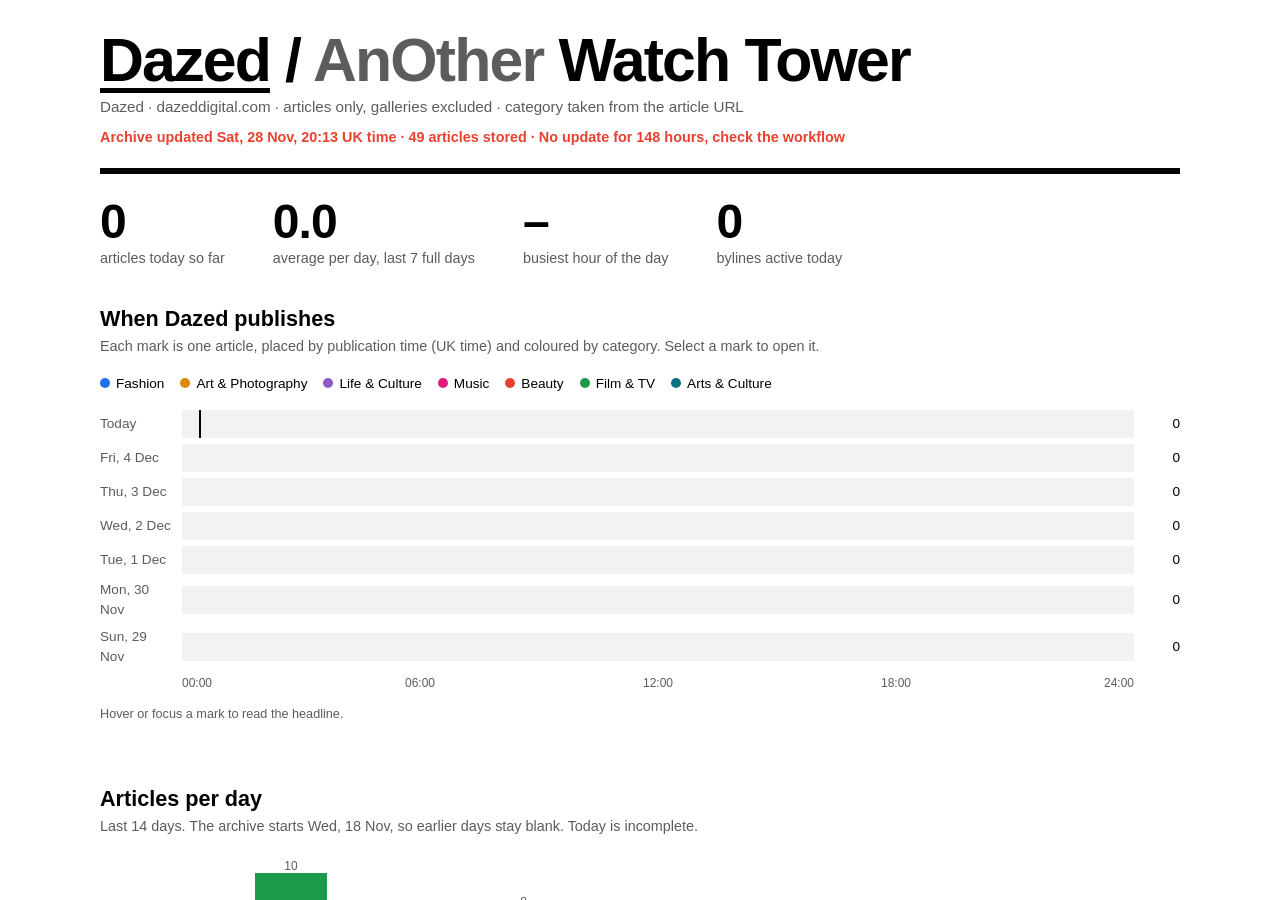
<file: docs/index.html>
<!doctype html><html lang="en-GB"><head><meta charset="utf-8"><meta http-equiv="refresh" content="0; url=dazed.html"><title>Dazed / AnOther Watch Tower</title></head><body><p><a href="dazed.html">Dazed</a> · <a href="another.html">AnOther</a></p></body></html>
</file>
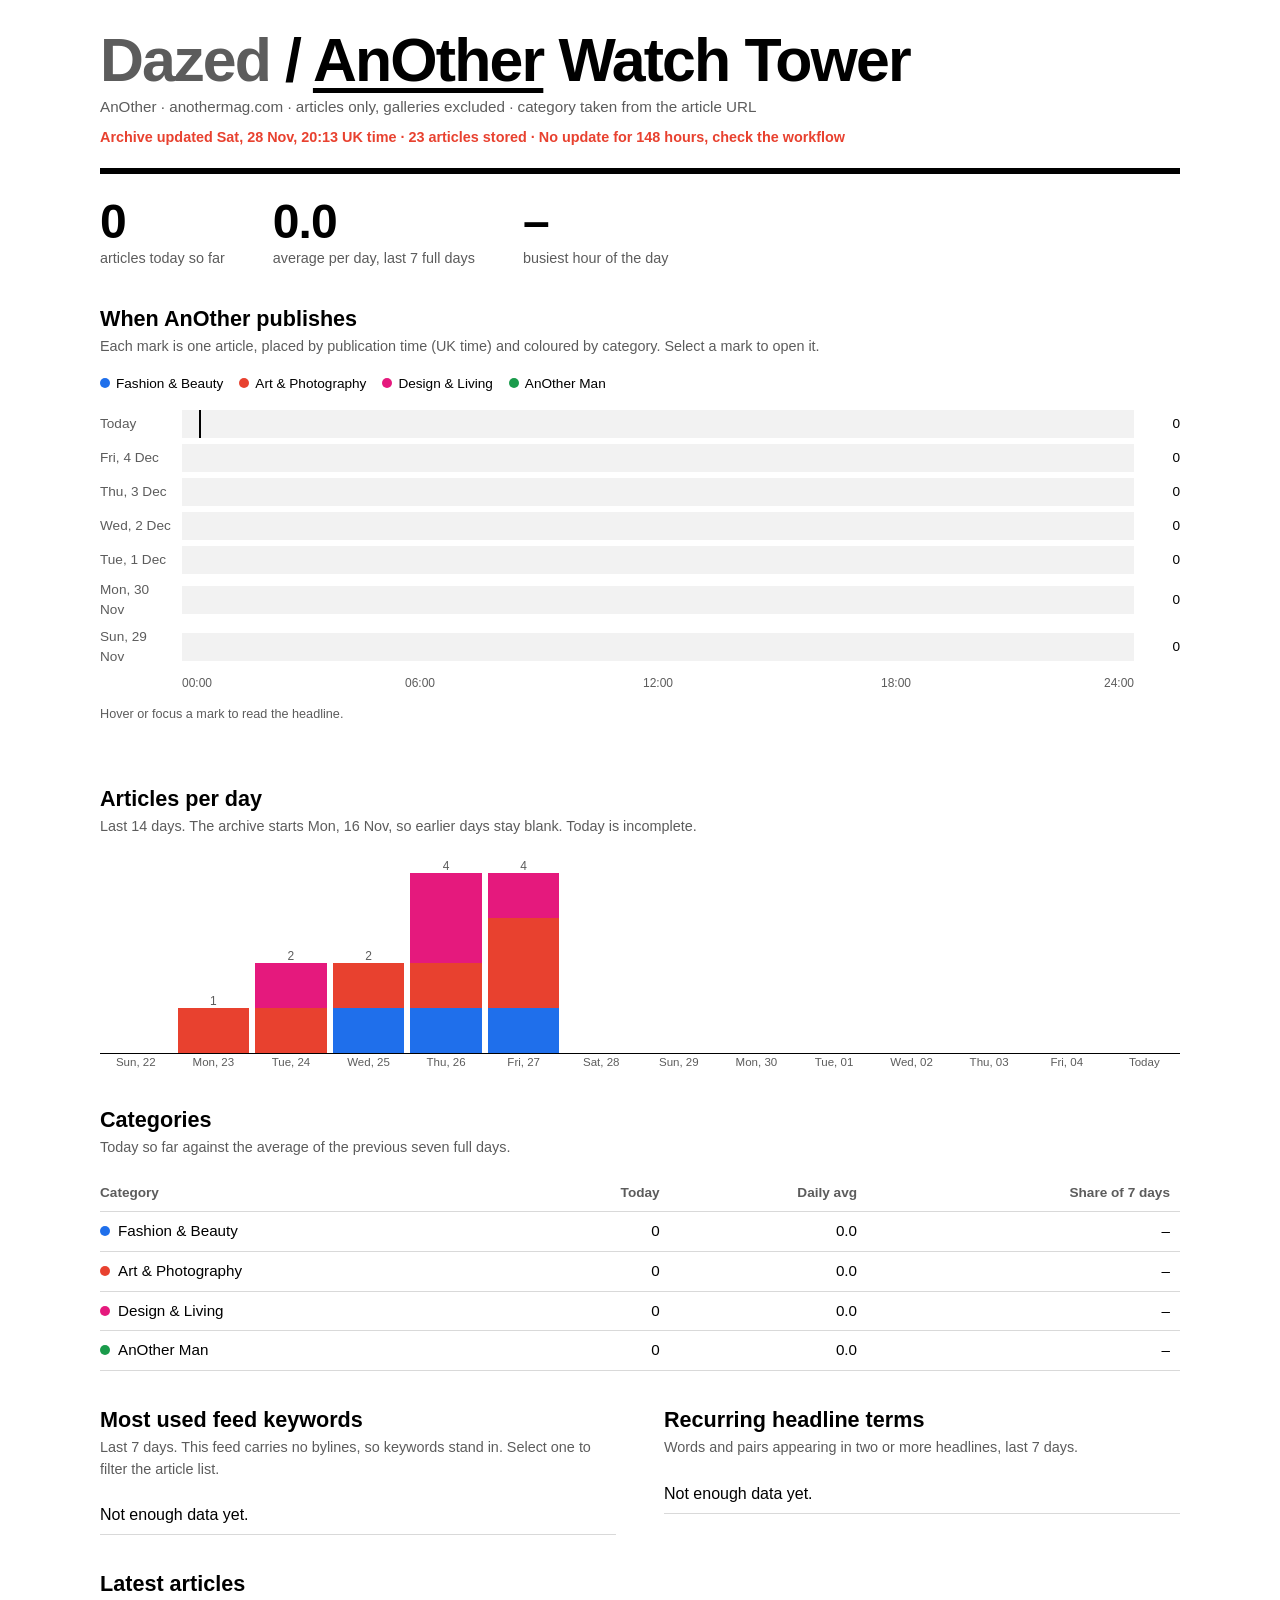
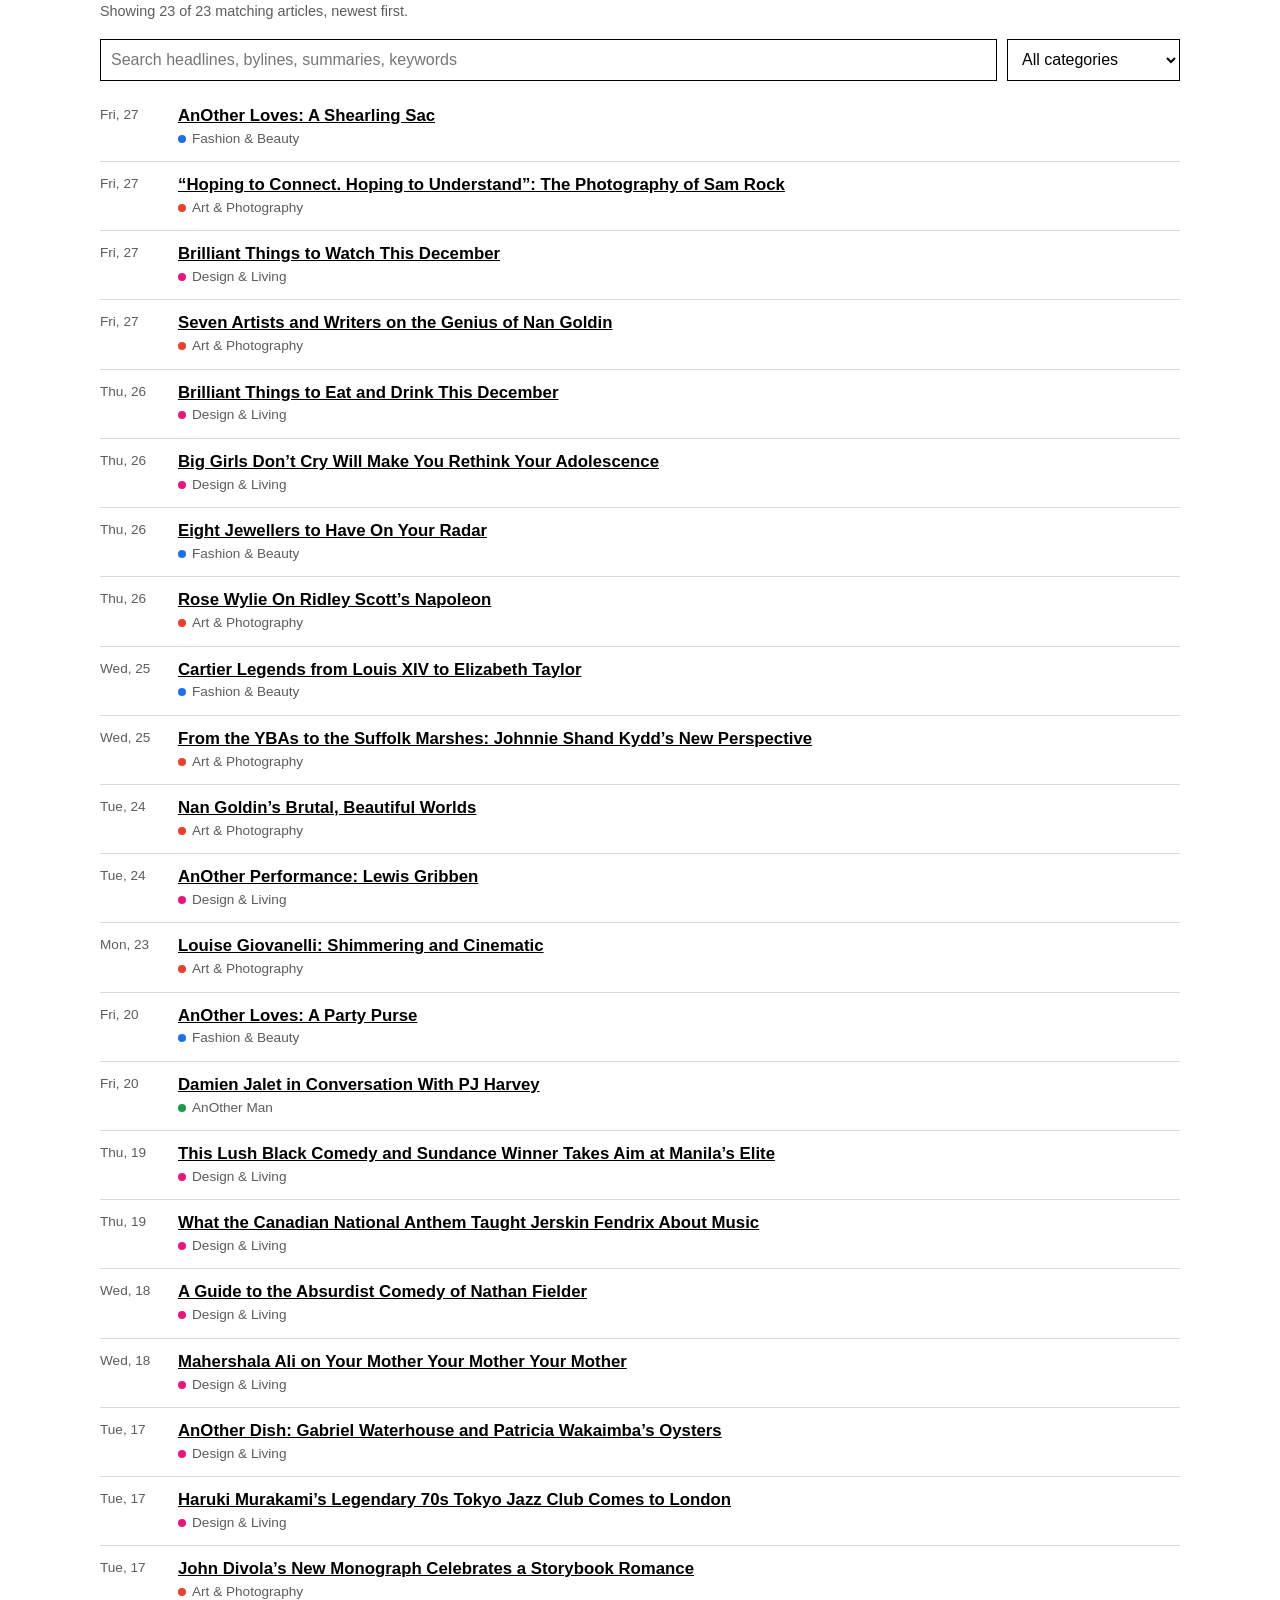
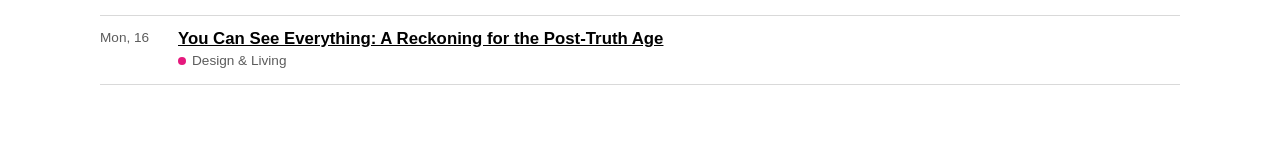
<file: docs/another.html>
<!doctype html>
<html lang="en-GB">
<head>
<meta charset="utf-8">
<meta name="viewport" content="width=device-width, initial-scale=1">
<title>Dazed / AnOther Watch Tower · AnOther</title>
<link rel="stylesheet" href="style.css">
</head>
<body>
<div class="wrap">
  <header>
    <div>
      <h1><a href="dazed.html">Dazed</a> / <a href="another.html" class="on" aria-current="page">AnOther</a> Watch Tower</h1>
      <p class="site">AnOther · anothermag.com · articles only, galleries excluded · category taken from the article URL</p>
    </div>
    <div class="status" id="status" role="status">Loading…</div>
  </header>
  <div id="err" hidden></div>
  <main id="main" hidden>
    <div class="nums" id="nums"></div>
    <section aria-labelledby="h-ribbon">
      <h2 id="h-ribbon">When AnOther publishes</h2>
      <p class="sub">Each mark is one article, placed by publication time (UK time) and coloured by category. Select a mark to open it.</p>
      <div class="legend" id="legend"></div>
      <div id="ribbons"></div>
      <div class="axis"><div></div><div id="axis"></div><div></div></div>
      <p id="caption" aria-live="polite"><small>Hover or focus a mark to read the headline.</small></p>
    </section>
    <section aria-labelledby="h-daily">
      <h2 id="h-daily">Articles per day</h2>
      <p class="sub" id="daily-sub"></p>
      <div class="bars" id="bars" role="img" aria-label="Stacked bar chart of articles per day by category"></div>
      <div class="barlabels" id="barlabels"></div>
    </section>
    <section aria-labelledby="h-sections">
      <h2 id="h-sections">Categories</h2>
      <p class="sub">Today so far against the average of the previous seven full days.</p>
      <table>
        <thead><tr><th>Category</th><th class="r">Today</th><th class="r">Daily avg</th><th class="r">Share of 7 days</th></tr></thead>
        <tbody id="sections"></tbody>
      </table>
    </section>
    <section class="two">
      <div>
        <h2 id="left-h"></h2>
        <p class="sub" id="left-sub"></p>
        <ul class="list" id="authors"></ul>
      </div>
      <div>
        <h2 id="h-terms">Recurring headline terms</h2>
        <p class="sub">Words and pairs appearing in two or more headlines, last 7 days.</p>
        <ul class="list" id="terms"></ul>
      </div>
    </section>
    <section aria-labelledby="h-latest">
      <h2 id="h-latest">Latest articles</h2>
      <p class="sub" id="latest-sub"></p>
      <div class="controls">
        <input id="q" type="search" placeholder="Search headlines, bylines, summaries, keywords" aria-label="Search articles">
        <select id="sec" aria-label="Filter by category"></select>
      </div>
      <div id="latest"></div>
    </section>
  </main>
</div>
<script>window.SITE={"id": "another", "name": "AnOther", "domain": "anothermag.com", "order": ["fashion-beauty", "design-living", "another-man", "art-photography", "culture", "music"]};</script>
<script src="app.js"></script>
</body>
</html>
</file>
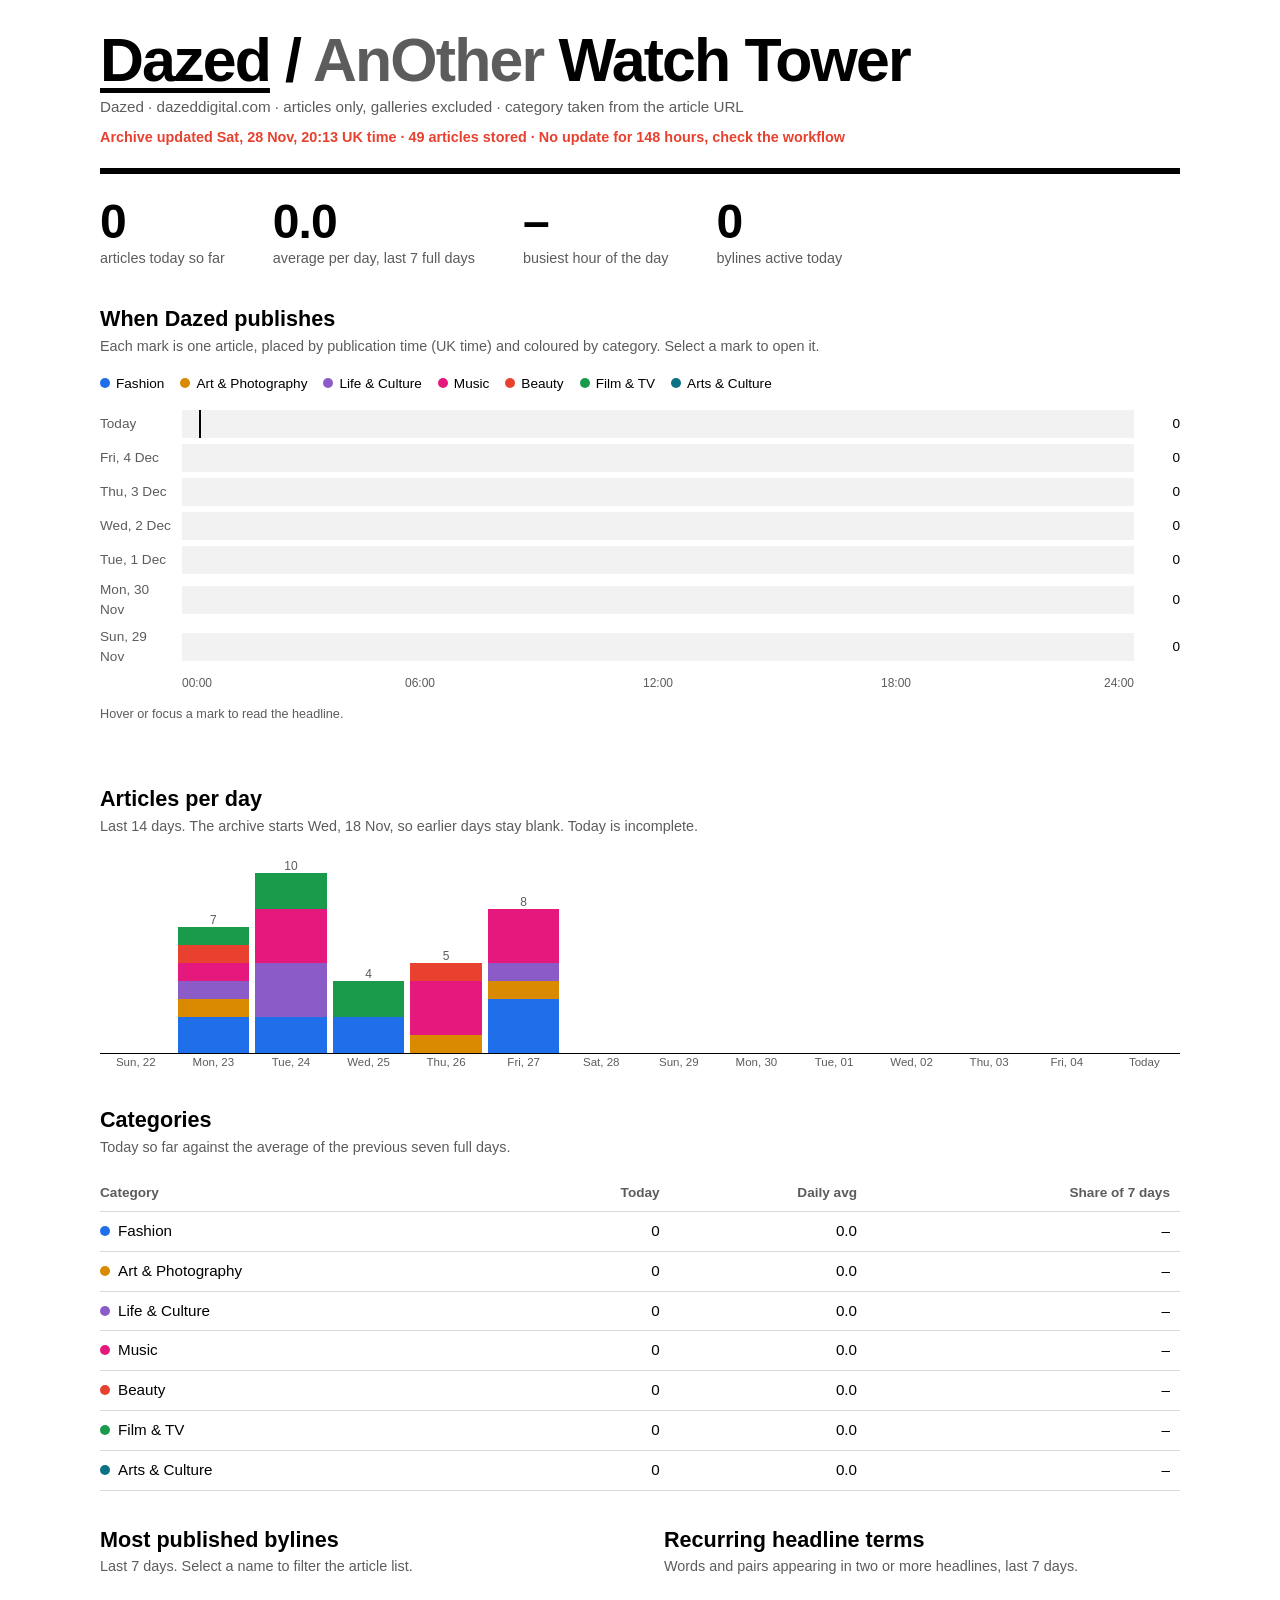
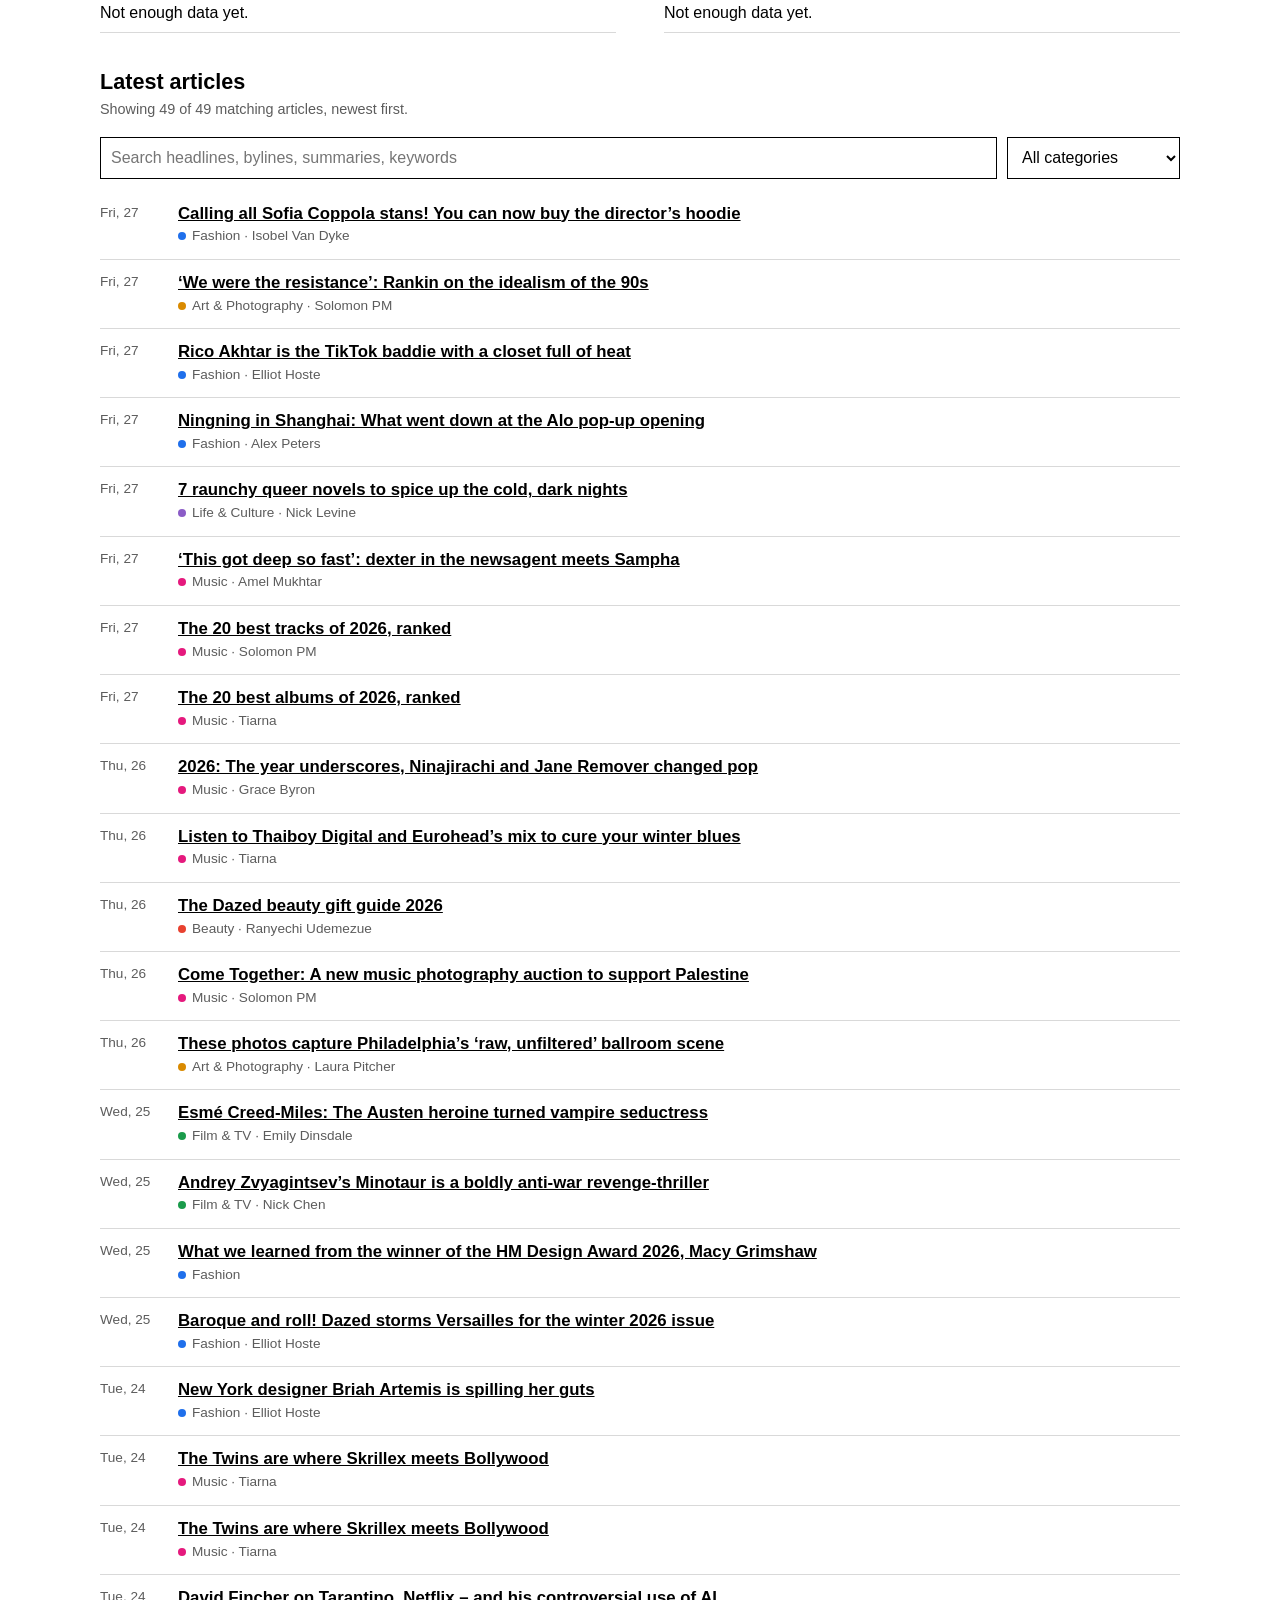
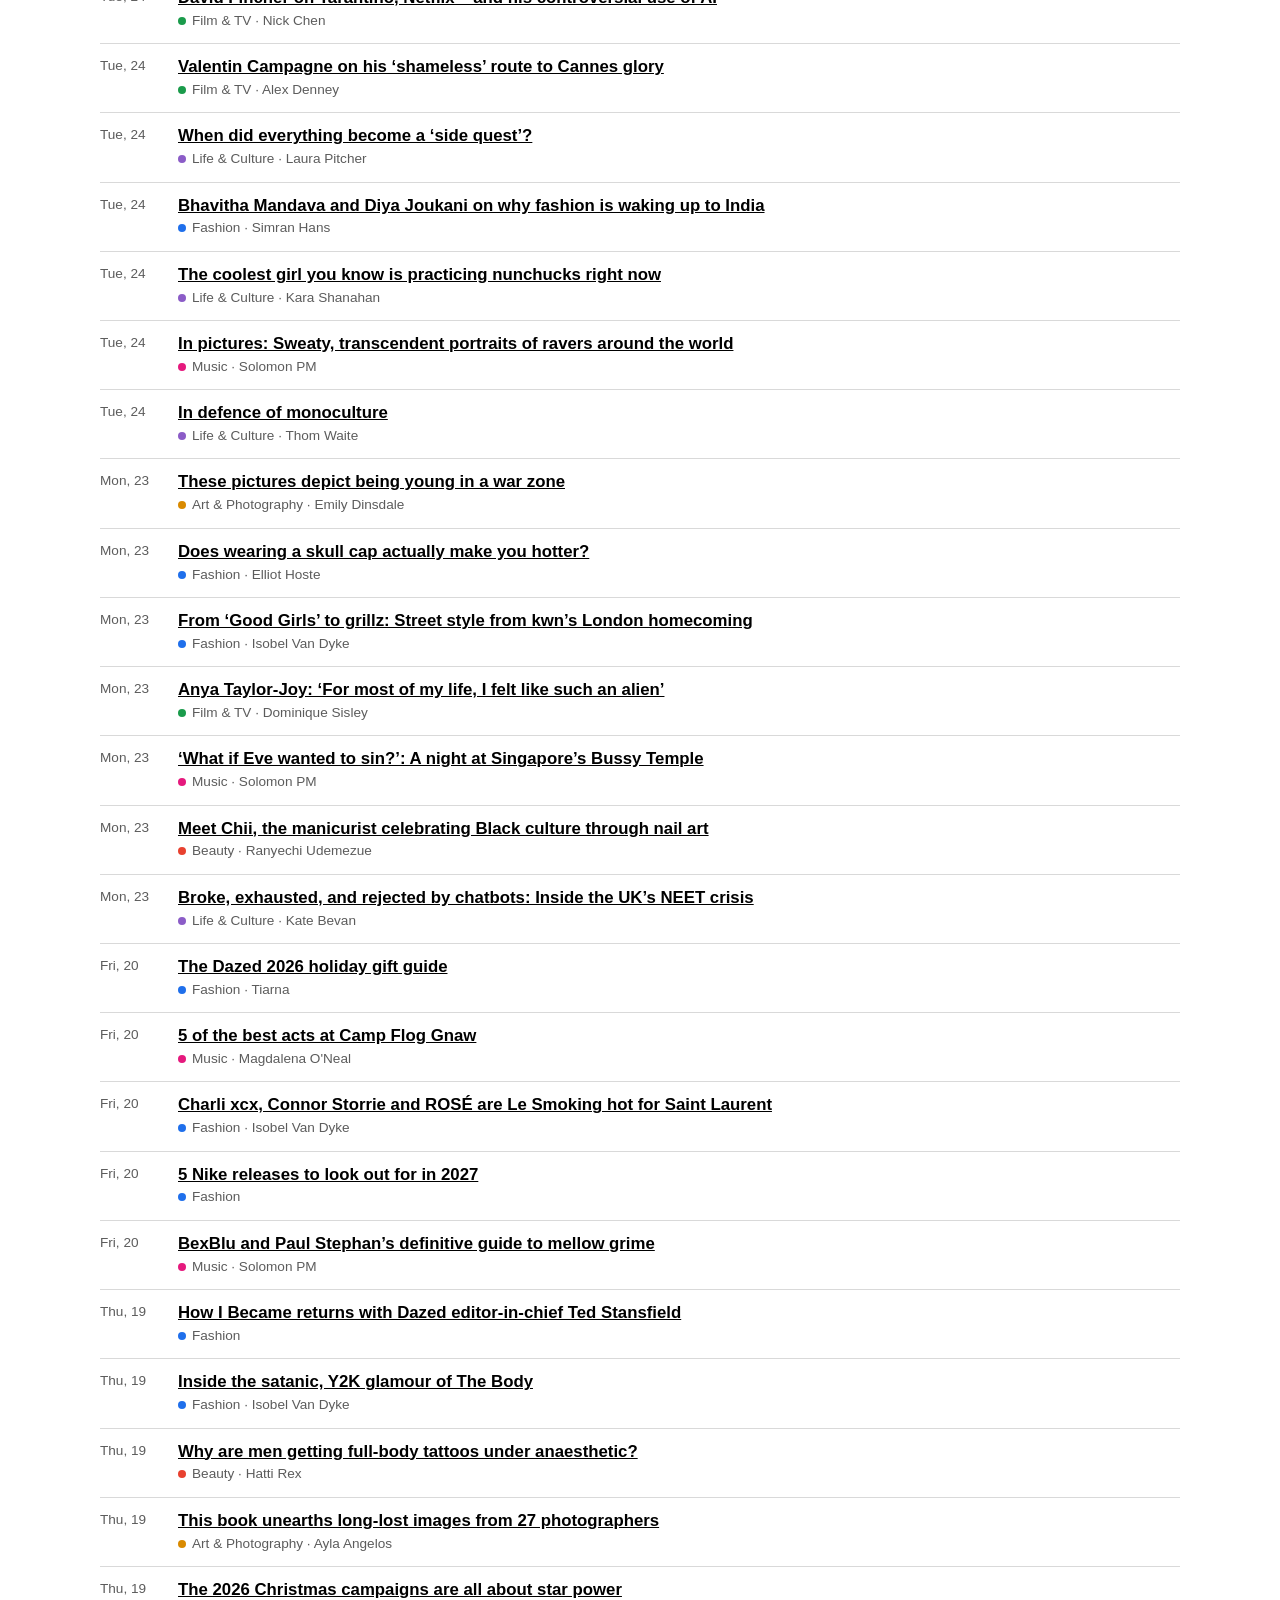
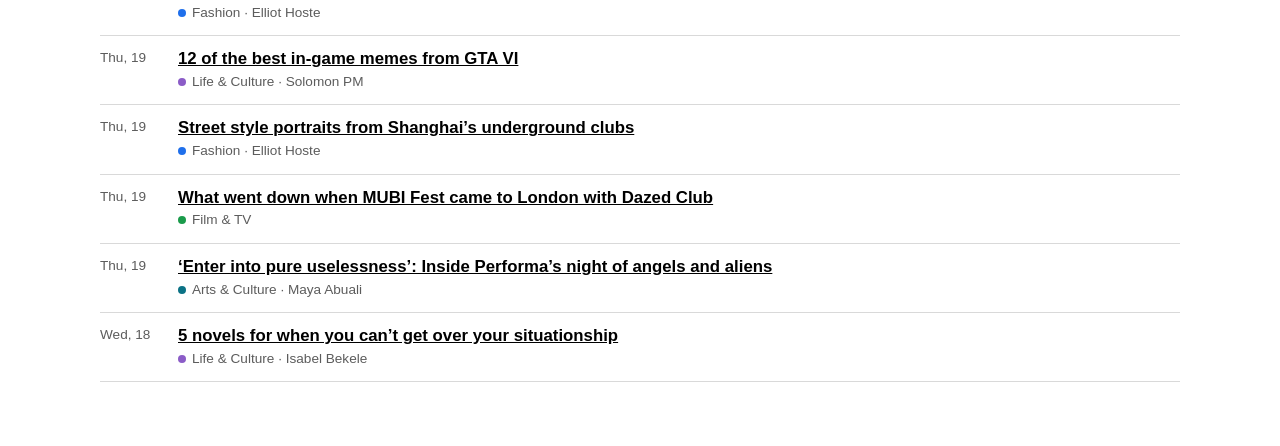
<file: docs/dazed.html>
<!doctype html>
<html lang="en-GB">
<head>
<meta charset="utf-8">
<meta name="viewport" content="width=device-width, initial-scale=1">
<title>Dazed / AnOther Watch Tower · Dazed</title>
<link rel="stylesheet" href="style.css">
</head>
<body>
<div class="wrap">
  <header>
    <div>
      <h1><a href="dazed.html" class="on" aria-current="page">Dazed</a> / <a href="another.html">AnOther</a> Watch Tower</h1>
      <p class="site">Dazed · dazeddigital.com · articles only, galleries excluded · category taken from the article URL</p>
    </div>
    <div class="status" id="status" role="status">Loading…</div>
  </header>
  <div id="err" hidden></div>
  <main id="main" hidden>
    <div class="nums" id="nums"></div>
    <section aria-labelledby="h-ribbon">
      <h2 id="h-ribbon">When Dazed publishes</h2>
      <p class="sub">Each mark is one article, placed by publication time (UK time) and coloured by category. Select a mark to open it.</p>
      <div class="legend" id="legend"></div>
      <div id="ribbons"></div>
      <div class="axis"><div></div><div id="axis"></div><div></div></div>
      <p id="caption" aria-live="polite"><small>Hover or focus a mark to read the headline.</small></p>
    </section>
    <section aria-labelledby="h-daily">
      <h2 id="h-daily">Articles per day</h2>
      <p class="sub" id="daily-sub"></p>
      <div class="bars" id="bars" role="img" aria-label="Stacked bar chart of articles per day by category"></div>
      <div class="barlabels" id="barlabels"></div>
    </section>
    <section aria-labelledby="h-sections">
      <h2 id="h-sections">Categories</h2>
      <p class="sub">Today so far against the average of the previous seven full days.</p>
      <table>
        <thead><tr><th>Category</th><th class="r">Today</th><th class="r">Daily avg</th><th class="r">Share of 7 days</th></tr></thead>
        <tbody id="sections"></tbody>
      </table>
    </section>
    <section class="two">
      <div>
        <h2 id="left-h"></h2>
        <p class="sub" id="left-sub"></p>
        <ul class="list" id="authors"></ul>
      </div>
      <div>
        <h2 id="h-terms">Recurring headline terms</h2>
        <p class="sub">Words and pairs appearing in two or more headlines, last 7 days.</p>
        <ul class="list" id="terms"></ul>
      </div>
    </section>
    <section aria-labelledby="h-latest">
      <h2 id="h-latest">Latest articles</h2>
      <p class="sub" id="latest-sub"></p>
      <div class="controls">
        <input id="q" type="search" placeholder="Search headlines, bylines, summaries, keywords" aria-label="Search articles">
        <select id="sec" aria-label="Filter by category"></select>
      </div>
      <div id="latest"></div>
    </section>
  </main>
</div>
<script>window.SITE={"id": "dazed", "name": "Dazed", "domain": "dazeddigital.com", "order": ["fashion", "music", "film-tv", "beauty", "life-culture", "art-photography", "artsandculture"]};</script>
<script src="app.js"></script>
</body>
</html>
</file>
<file: docs/style.css>
:root{
  --bg:#fff; --fg:#000; --muted:#5c5c5c; --line:#d9d9d9; --soft:#f2f2f2;
  --c0:#1f6feb; --c1:#e5197d; --c2:#1a9b4b; --c3:#e8412f; --c4:#8b5cc7; --c5:#d98a00; --c6:#0b7285; --c7:#c2410c; --c8:#6d8f00; --c9:#5b6b7b; --c10:#0e9fbc; --c11:#9c36b5;
}
@media (prefers-color-scheme:dark){
  :root{--bg:#000; --fg:#fff; --muted:#a8a8a8; --line:#333; --soft:#1a1a1a;
        --c0:#4d94ff; --c1:#ff4fa3; --c2:#35c46b; --c3:#ff6a55; --c4:#b08af0; --c5:#f0a91a; --c6:#3bc0d8; --c7:#ff8a4c; --c8:#a3d13a; --c9:#8fa1b3; --c10:#4cc9e4; --c11:#d27ae8;}
}
*{box-sizing:border-box}
body{margin:0;background:var(--bg);color:var(--fg);font:16px/1.5 "Helvetica Neue",Arial,sans-serif}
a{color:inherit}
:focus-visible{outline:3px solid var(--c0);outline-offset:2px}
.wrap{max-width:1120px;margin:0 auto;padding:0 20px 64px}
header{padding:32px 0 20px;display:flex;flex-wrap:wrap;gap:8px 24px;align-items:baseline;justify-content:space-between;border-bottom:6px solid var(--fg)}
h1{font:900 clamp(2rem,6vw,3.8rem)/.95 "Arial Black","Helvetica Neue",Arial,sans-serif;letter-spacing:-.03em;margin:0}
.status{color:var(--muted);font-size:.9rem}
.status.stale{color:var(--c3);font-weight:700}
h2{font:800 1.35rem/1.2 "Helvetica Neue",Arial,sans-serif;margin:0 0 4px}
.sub{color:var(--muted);font-size:.9rem;margin:0 0 16px}
section{padding:36px 0 0}
.nums{display:flex;flex-wrap:wrap;gap:20px 48px;padding:24px 0 0}
.num b{display:block;font:900 clamp(2rem,5vw,3rem)/1 "Arial Black",Arial,sans-serif;letter-spacing:-.02em}
.num span{color:var(--muted);font-size:.9rem}
.legend{display:flex;flex-wrap:wrap;gap:6px 16px;margin:0 0 16px;font-size:.85rem}
.legend i{display:inline-block;width:10px;height:10px;border-radius:50%;margin-right:6px}

/* day ribbons */
.ribbon-row{display:grid;grid-template-columns:72px 1fr 36px;gap:10px;align-items:center;margin-bottom:6px}
.ribbon-row .d{font-size:.85rem;color:var(--muted)}
.ribbon-row .n{font-size:.85rem;text-align:right;font-variant-numeric:tabular-nums}
.ribbon{position:relative;height:28px;background:var(--soft)}
.ribbon a{position:absolute;top:2px;width:3px;height:24px;opacity:.9}
.ribbon a:hover,.ribbon a:focus-visible{opacity:1;outline:2px solid var(--fg);z-index:2}
.axis{display:grid;grid-template-columns:72px 1fr 36px;gap:10px;font-size:.75rem;color:var(--muted)}
.axis div{position:relative;height:16px}
.axis span{position:absolute;transform:translateX(-50%)}
.axis span:first-child{transform:none}.axis span:last-child{transform:translateX(-100%)}
#caption{min-height:3.2em;margin:12px 0 0;font-size:.95rem}
#caption small{color:var(--muted)}

/* daily bars */
.bars{display:flex;align-items:flex-end;gap:6px;height:200px;border-bottom:1px solid var(--fg)}
.bar{flex:1;display:flex;flex-direction:column-reverse;min-width:0;position:relative}
.bar div{width:100%}
.bar .tot{position:absolute;top:-1.3em;left:0;right:0;text-align:center;font-size:.75rem;color:var(--muted)}
.barlabels{display:flex;gap:6px;font-size:.72rem;color:var(--muted)}
.barlabels span{flex:1;text-align:center;overflow:hidden;white-space:nowrap}

table{width:100%;border-collapse:collapse;font-size:.95rem}
th,td{text-align:left;padding:8px 10px 8px 0;border-bottom:1px solid var(--line);font-weight:400}
th{font-weight:700;font-size:.85rem;color:var(--muted)}
td.r,th.r{text-align:right;font-variant-numeric:tabular-nums}
td i{display:inline-block;width:10px;height:10px;border-radius:50%;margin-right:8px}
.two{display:grid;grid-template-columns:1fr;gap:36px}
@media(min-width:820px){.two{grid-template-columns:1fr 1fr;gap:48px}}
.list{list-style:none;padding:0;margin:0}
.list li{display:grid;grid-template-columns:1fr auto;gap:12px;padding:7px 0;border-bottom:1px solid var(--line);position:relative}
.list li::before{content:"";position:absolute;left:0;bottom:-1px;height:3px;width:var(--w);background:var(--fg)}
.list button{all:unset;cursor:pointer;text-decoration:underline;text-underline-offset:3px}
.list button:focus-visible{outline:3px solid var(--c0)}
.list .c{font-variant-numeric:tabular-nums;color:var(--muted)}

/* latest */
.controls{display:flex;flex-wrap:wrap;gap:10px;margin-bottom:12px}
input,select{font:inherit;padding:8px 10px;border:1px solid var(--fg);background:var(--bg);color:var(--fg);border-radius:0}
input{flex:1 1 220px}
.story{display:grid;grid-template-columns:64px 1fr;gap:14px;padding:12px 0;border-bottom:1px solid var(--line)}
.story time{font-size:.85rem;color:var(--muted);font-variant-numeric:tabular-nums}
.story h3{font:700 1.05rem/1.3 "Helvetica Neue",Arial,sans-serif;margin:0 0 2px}
.story p{margin:0;font-size:.85rem;color:var(--muted)}
.tag{display:inline-block;width:8px;height:8px;border-radius:50%;margin-right:6px}
#err{padding:40px 0;font-size:1.05rem}
#err code{background:var(--soft);padding:2px 6px}
@media(prefers-reduced-motion:no-preference){.bar div{transition:height .3s}}

h1 a{text-decoration:none;color:var(--muted)}
h1 a.on{color:var(--fg);text-decoration:underline;text-decoration-thickness:.08em;text-underline-offset:.12em}
h1 a:hover{color:var(--fg)}
.site{color:var(--muted);font-size:.95rem;margin:6px 0 0}
.note{color:var(--muted);font-size:.9rem}
</file>
